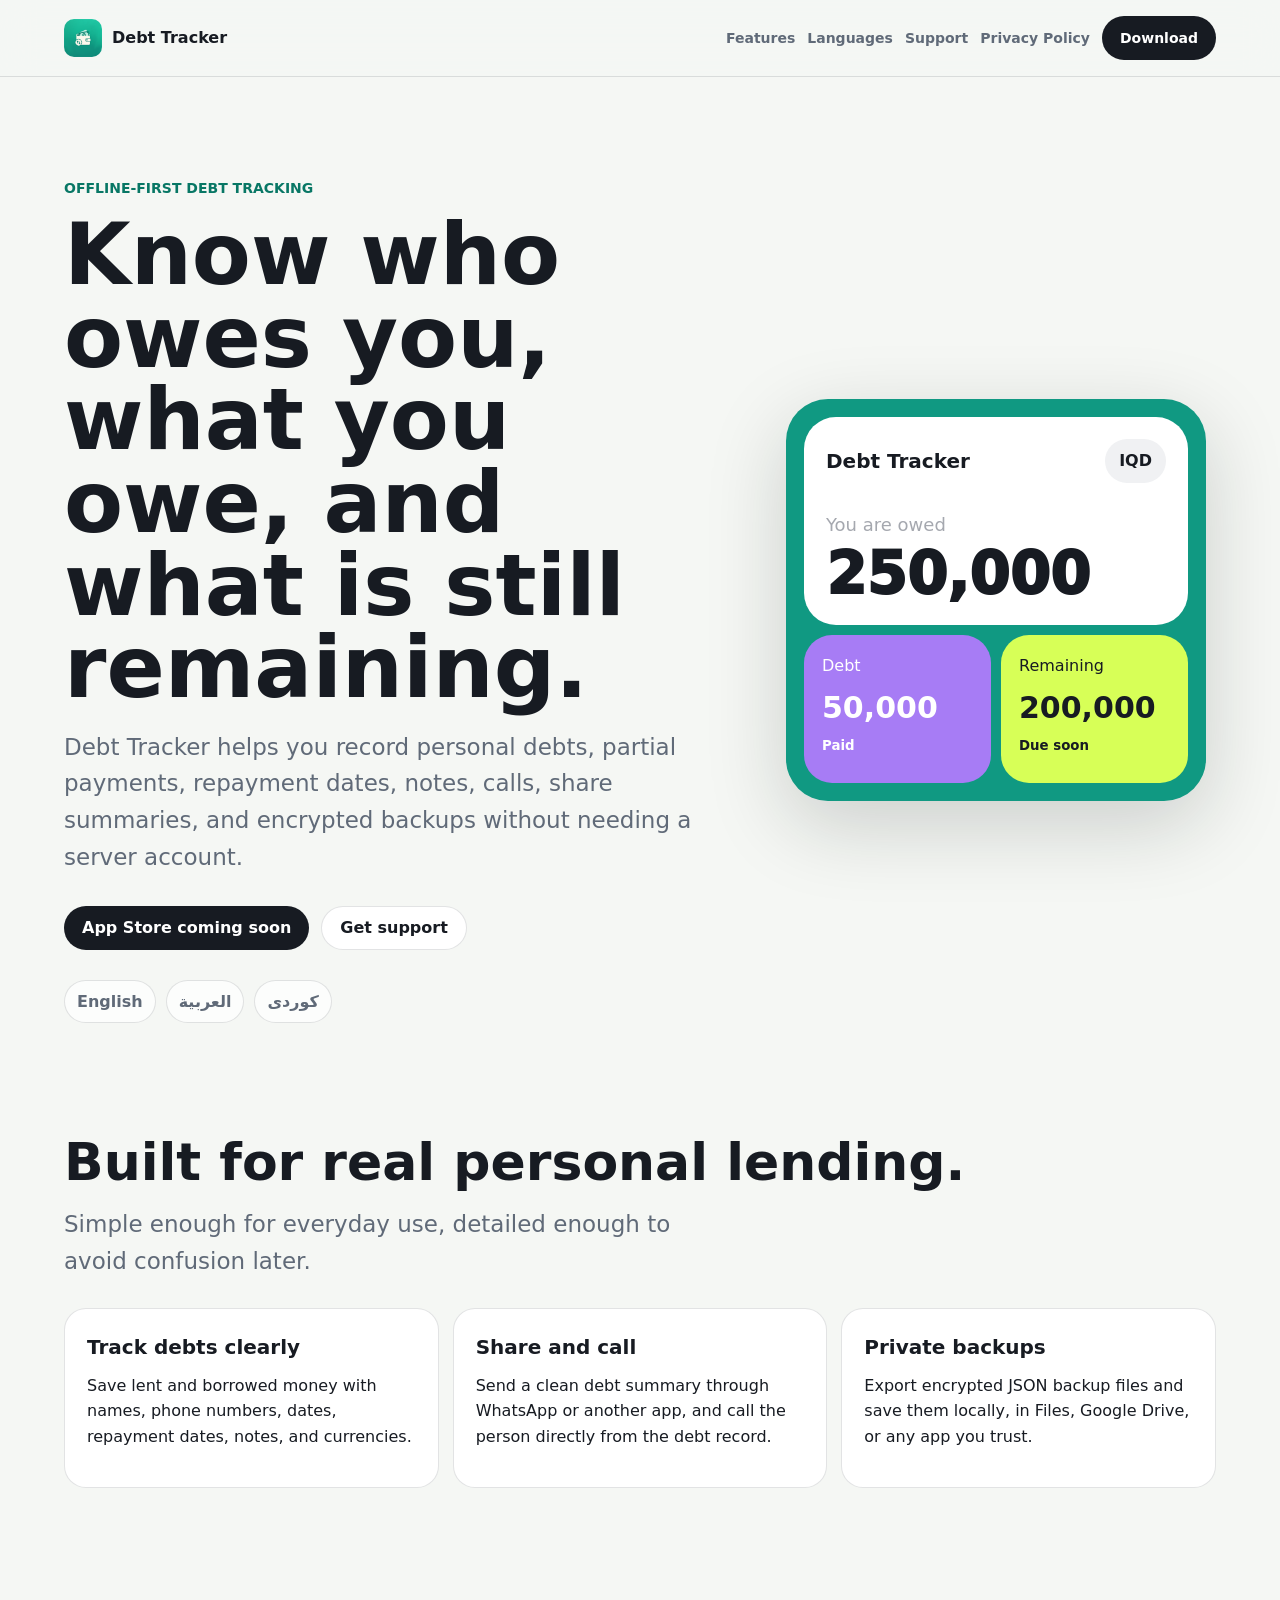
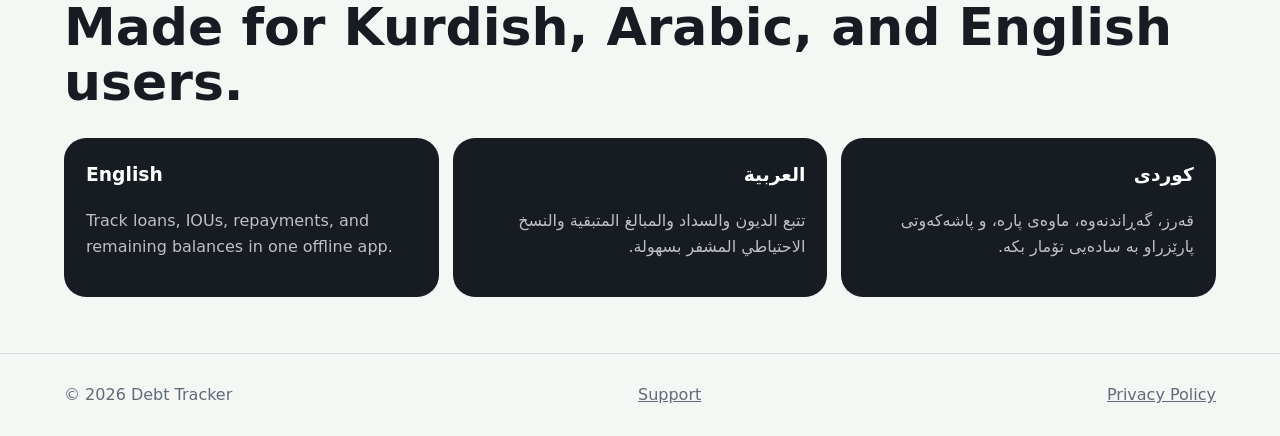
<file: index.html>
<!doctype html>
<html lang="en">
  <head>
    <meta charset="utf-8" />
    <meta name="viewport" content="width=device-width, initial-scale=1" />
    <title>Debt Tracker | Offline debt tracking</title>
    <meta
      name="description"
      content="Debt Tracker is an offline-first app for tracking personal debts, repayments, due dates, and encrypted backups."
    />
    <meta property="og:title" content="Debt Tracker" />
    <meta
      property="og:description"
      content="Track who owes you, what you owe, repayments, and encrypted backups from your phone."
    />
    <meta property="og:url" content="https://auderhama.github.io/Debt-Tracker/" />
    <meta property="og:image" content="https://auderhama.github.io/Debt-Tracker/assets/icon.png" />
    <meta property="og:type" content="website" />
    <link rel="canonical" href="https://auderhama.github.io/Debt-Tracker/" />
    <link rel="icon" href="assets/icon.png" />
    <link rel="stylesheet" href="styles.css" />
  </head>
  <body>
    <div class="page">
      <header class="nav">
        <a class="brand" href="index.html" aria-label="Debt Tracker home">
          <img src="assets/icon.png" alt="" />
          <span>Debt Tracker</span>
        </a>
        <nav class="nav-links" aria-label="Primary navigation">
          <a href="#features">Features</a>
          <a href="#languages">Languages</a>
          <a href="support.html">Support</a>
          <a href="privacy.html">Privacy Policy</a>
          <a class="button" href="#download">Download</a>
        </nav>
      </header>

      <main>
        <section class="hero">
          <div class="hero-copy">
            <p class="eyebrow">Offline-first debt tracking</p>
            <h1>Know who owes you, what you owe, and what is still remaining.</h1>
            <p class="lead">
              Debt Tracker helps you record personal debts, partial payments, repayment dates,
              notes, calls, share summaries, and encrypted backups without needing a server account.
            </p>
            <div class="actions" id="download">
              <a class="button" href="#" aria-label="App Store link coming soon">App Store coming soon</a>
              <a class="button secondary" href="support.html">Get support</a>
            </div>
            <div class="language-strip" aria-label="Supported languages">
              <span>English</span>
              <span>العربية</span>
              <span>کوردی</span>
            </div>
          </div>

          <div class="phone-card" aria-label="Debt Tracker app preview">
            <div class="wallet-panel">
              <div class="wallet-top">
                <div class="wallet-title">Debt Tracker</div>
                <div class="wallet-chip">IQD</div>
              </div>
              <div class="wallet-label">You are owed</div>
              <div class="wallet-amount">250,000</div>
            </div>
            <div class="mini-grid">
              <div class="mini-card violet">
                <span>Debt</span>
                <strong>50,000</strong>
                <small>Paid</small>
              </div>
              <div class="mini-card lime">
                <span>Remaining</span>
                <strong>200,000</strong>
                <small>Due soon</small>
              </div>
            </div>
          </div>
        </section>

        <section class="section" id="features">
          <h2>Built for real personal lending.</h2>
          <p class="lead">
            Simple enough for everyday use, detailed enough to avoid confusion later.
          </p>
          <div class="cards">
            <article class="card">
              <h3>Track debts clearly</h3>
              <p>
                Save lent and borrowed money with names, phone numbers, dates, repayment dates,
                notes, and currencies.
              </p>
            </article>
            <article class="card">
              <h3>Share and call</h3>
              <p>
                Send a clean debt summary through WhatsApp or another app, and call the person
                directly from the debt record.
              </p>
            </article>
            <article class="card">
              <h3>Private backups</h3>
              <p>
                Export encrypted JSON backup files and save them locally, in Files, Google Drive,
                or any app you trust.
              </p>
            </article>
          </div>
        </section>

        <section class="section" id="languages">
          <h2>Made for Kurdish, Arabic, and English users.</h2>
          <div class="localized">
            <article class="locale-card">
              <h3>English</h3>
              <p>Track loans, IOUs, repayments, and remaining balances in one offline app.</p>
            </article>
            <article class="locale-card rtl" lang="ar">
              <h3>العربية</h3>
              <p>تتبع الديون والسداد والمبالغ المتبقية والنسخ الاحتياطي المشفر بسهولة.</p>
            </article>
            <article class="locale-card rtl" lang="ckb">
              <h3>کوردی</h3>
              <p>قەرز، گەڕاندنەوە، ماوەی پارە، و پاشەکەوتی پارێزراو بە سادەیی تۆمار بکە.</p>
            </article>
          </div>
        </section>
      </main>

      <footer class="footer">
        <span>© 2026 Debt Tracker</span>
        <a href="support.html">Support</a>
        <a href="privacy.html">Privacy Policy</a>
      </footer>
    </div>
  </body>
</html>
</file>
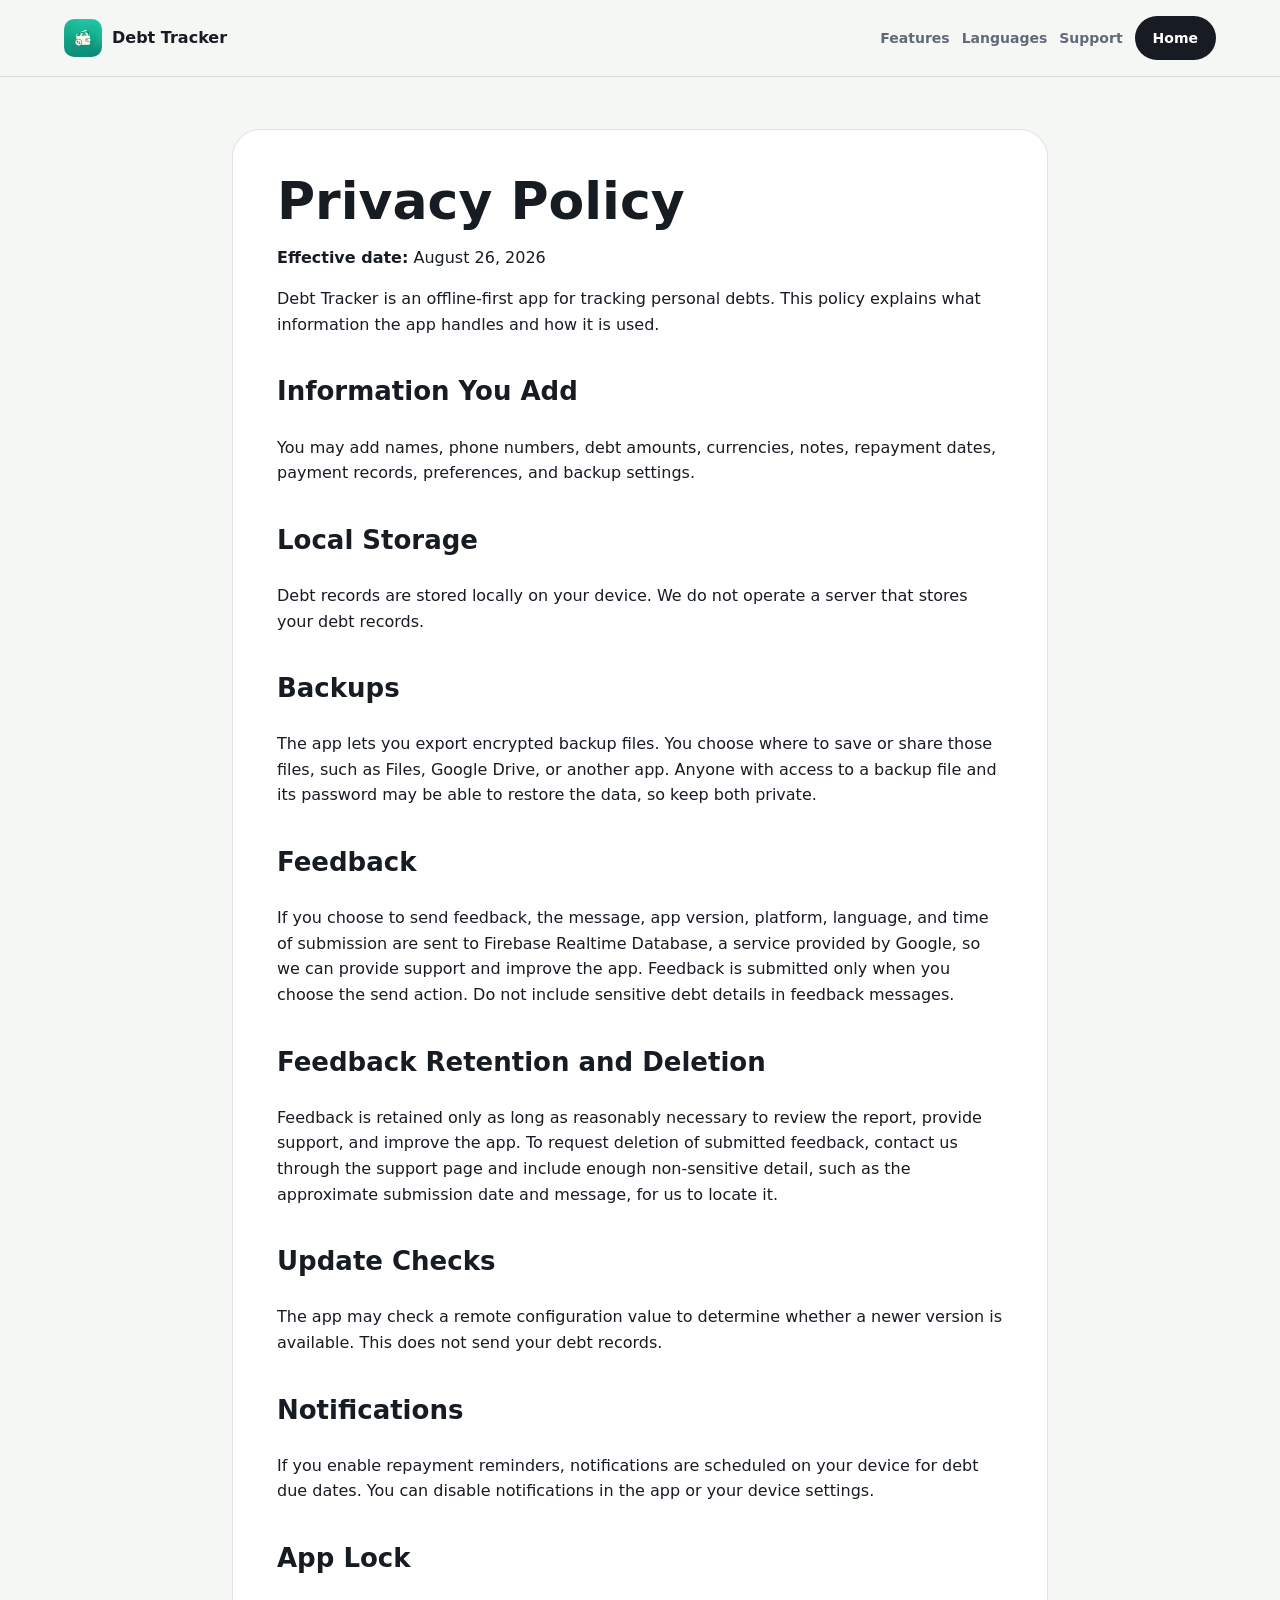
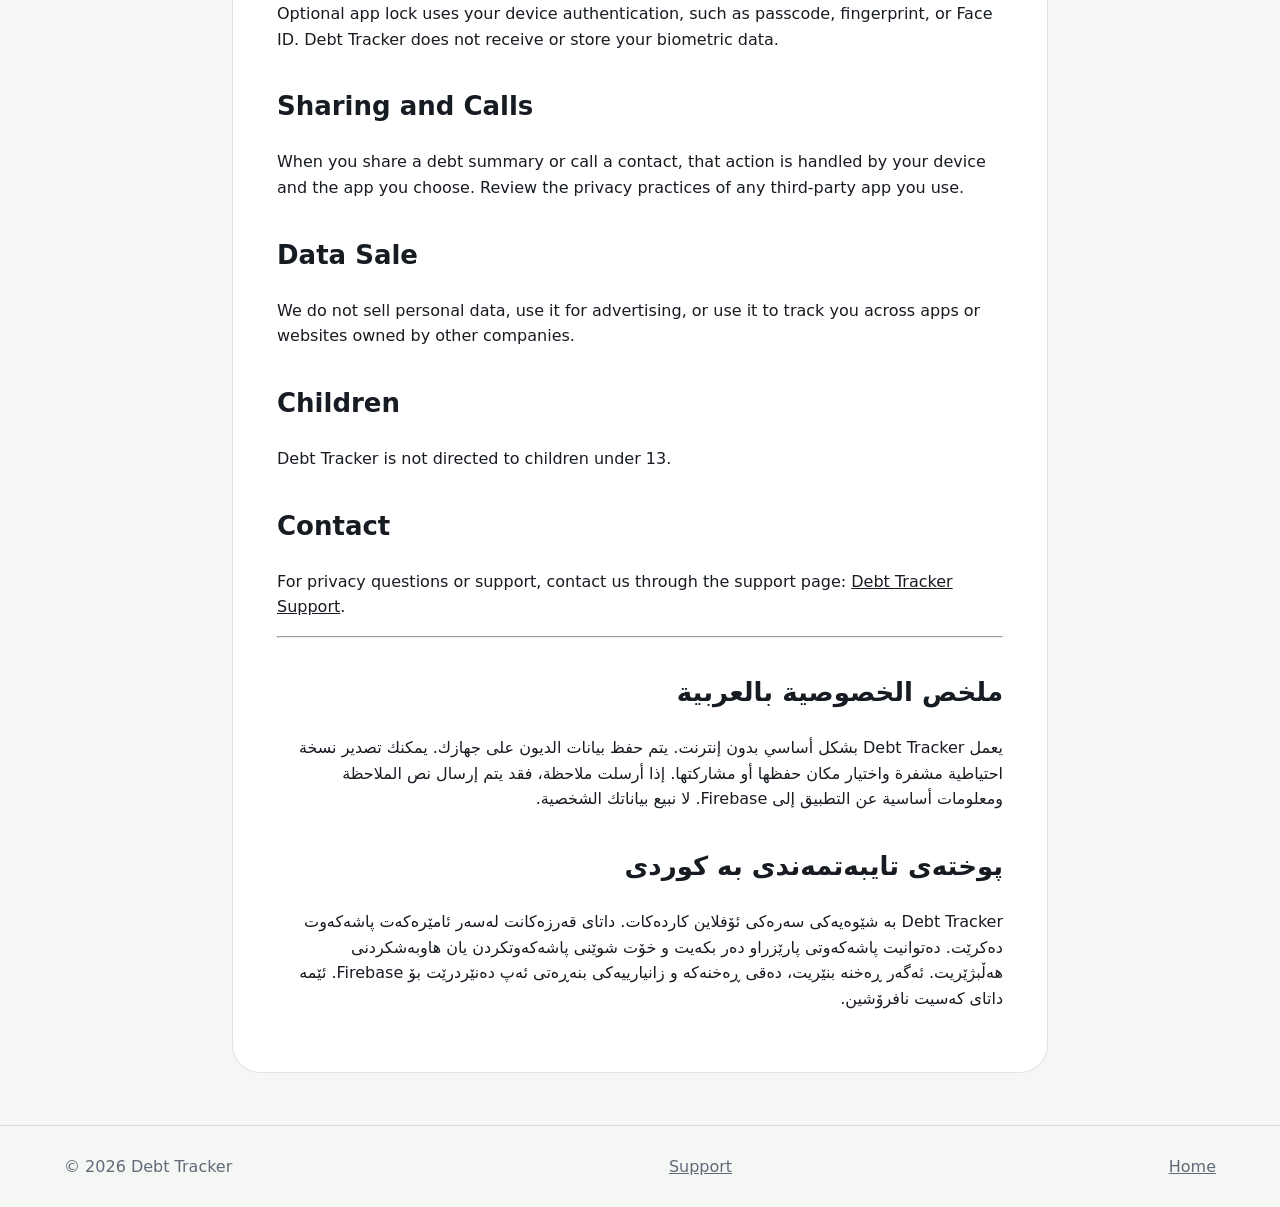
<file: privacy.html>
<!doctype html>
<html lang="en">
  <head>
    <meta charset="utf-8" />
    <meta name="viewport" content="width=device-width, initial-scale=1" />
    <title>Privacy Policy | Debt Tracker</title>
    <meta
      name="description"
      content="Privacy Policy for Debt Tracker, an offline-first personal debt tracking app."
    />
    <meta property="og:title" content="Privacy Policy | Debt Tracker" />
    <meta
      property="og:description"
      content="Privacy Policy for Debt Tracker, an offline-first personal debt tracking app."
    />
    <meta property="og:url" content="https://auderhama.github.io/Debt-Tracker/privacy.html" />
    <meta property="og:image" content="https://auderhama.github.io/Debt-Tracker/assets/icon.png" />
    <meta property="og:type" content="website" />
    <link rel="canonical" href="https://auderhama.github.io/Debt-Tracker/privacy.html" />
    <link rel="icon" href="assets/icon.png" />
    <link rel="stylesheet" href="styles.css" />
  </head>
  <body>
    <div class="page">
      <header class="nav">
        <a class="brand" href="index.html" aria-label="Debt Tracker home">
          <img src="assets/icon.png" alt="" />
          <span>Debt Tracker</span>
        </a>
        <nav class="nav-links" aria-label="Primary navigation">
          <a href="index.html#features">Features</a>
          <a href="index.html#languages">Languages</a>
          <a href="support.html">Support</a>
          <a class="button" href="index.html">Home</a>
        </nav>
      </header>

      <main class="policy">
        <article class="policy-card">
          <h1>Privacy Policy</h1>
          <p><strong>Effective date:</strong> August 26, 2026</p>
          <p>
            Debt Tracker is an offline-first app for tracking personal debts. This policy explains
            what information the app handles and how it is used.
          </p>

          <h2>Information You Add</h2>
          <p>
            You may add names, phone numbers, debt amounts, currencies, notes, repayment dates,
            payment records, preferences, and backup settings.
          </p>

          <h2>Local Storage</h2>
          <p>
            Debt records are stored locally on your device. We do not operate a server that stores
            your debt records.
          </p>

          <h2>Backups</h2>
          <p>
            The app lets you export encrypted backup files. You choose where to save or share those
            files, such as Files, Google Drive, or another app. Anyone with access to a backup file
            and its password may be able to restore the data, so keep both private.
          </p>

          <h2>Feedback</h2>
          <p>
            If you choose to send feedback, the message, app version, platform, language, and time
            of submission are sent to Firebase Realtime Database, a service provided by Google, so
            we can provide support and improve the app. Feedback is submitted only when you choose
            the send action. Do not include sensitive debt details in feedback messages.
          </p>

          <h2>Feedback Retention and Deletion</h2>
          <p>
            Feedback is retained only as long as reasonably necessary to review the report, provide
            support, and improve the app. To request deletion of submitted feedback, contact us
            through the support page and include enough non-sensitive detail, such as the approximate
            submission date and message, for us to locate it.
          </p>

          <h2>Update Checks</h2>
          <p>
            The app may check a remote configuration value to determine whether a newer version is
            available. This does not send your debt records.
          </p>

          <h2>Notifications</h2>
          <p>
            If you enable repayment reminders, notifications are scheduled on your device for debt
            due dates. You can disable notifications in the app or your device settings.
          </p>

          <h2>App Lock</h2>
          <p>
            Optional app lock uses your device authentication, such as passcode, fingerprint, or
            Face ID. Debt Tracker does not receive or store your biometric data.
          </p>

          <h2>Sharing and Calls</h2>
          <p>
            When you share a debt summary or call a contact, that action is handled by your device
            and the app you choose. Review the privacy practices of any third-party app you use.
          </p>

          <h2>Data Sale</h2>
          <p>
            We do not sell personal data, use it for advertising, or use it to track you across apps
            or websites owned by other companies.
          </p>

          <h2>Children</h2>
          <p>Debt Tracker is not directed to children under 13.</p>

          <h2>Contact</h2>
          <p>
            For privacy questions or support, contact us through the support page:
            <a href="support.html">Debt Tracker Support</a>.
          </p>

          <hr />

          <section class="rtl" lang="ar">
            <h2>ملخص الخصوصية بالعربية</h2>
            <p>
              يعمل Debt Tracker بشكل أساسي بدون إنترنت. يتم حفظ بيانات الديون على جهازك. يمكنك
              تصدير نسخة احتياطية مشفرة واختيار مكان حفظها أو مشاركتها. إذا أرسلت ملاحظة، فقد يتم
              إرسال نص الملاحظة ومعلومات أساسية عن التطبيق إلى Firebase. لا نبيع بياناتك الشخصية.
            </p>
          </section>

          <section class="rtl" lang="ckb">
            <h2>پوختەی تایبەتمەندی بە کوردی</h2>
            <p>
              Debt Tracker بە شێوەیەکی سەرەکی ئۆفلاین کاردەکات. داتای قەرزەکانت لەسەر ئامێرەکەت
              پاشەکەوت دەکرێت. دەتوانیت پاشەکەوتی پارێزراو دەر بکەیت و خۆت شوێنی پاشەکەوتکردن یان
              هاوبەشکردنی هەڵبژێریت. ئەگەر ڕەخنە بنێریت، دەقی ڕەخنەکە و زانیارییەکی بنەڕەتی ئەپ
              دەنێردرێت بۆ Firebase. ئێمە داتای کەسیت نافرۆشین.
            </p>
          </section>
        </article>
      </main>

      <footer class="footer">
        <span>© 2026 Debt Tracker</span>
        <a href="support.html">Support</a>
        <a href="index.html">Home</a>
      </footer>
    </div>
  </body>
</html>
</file>
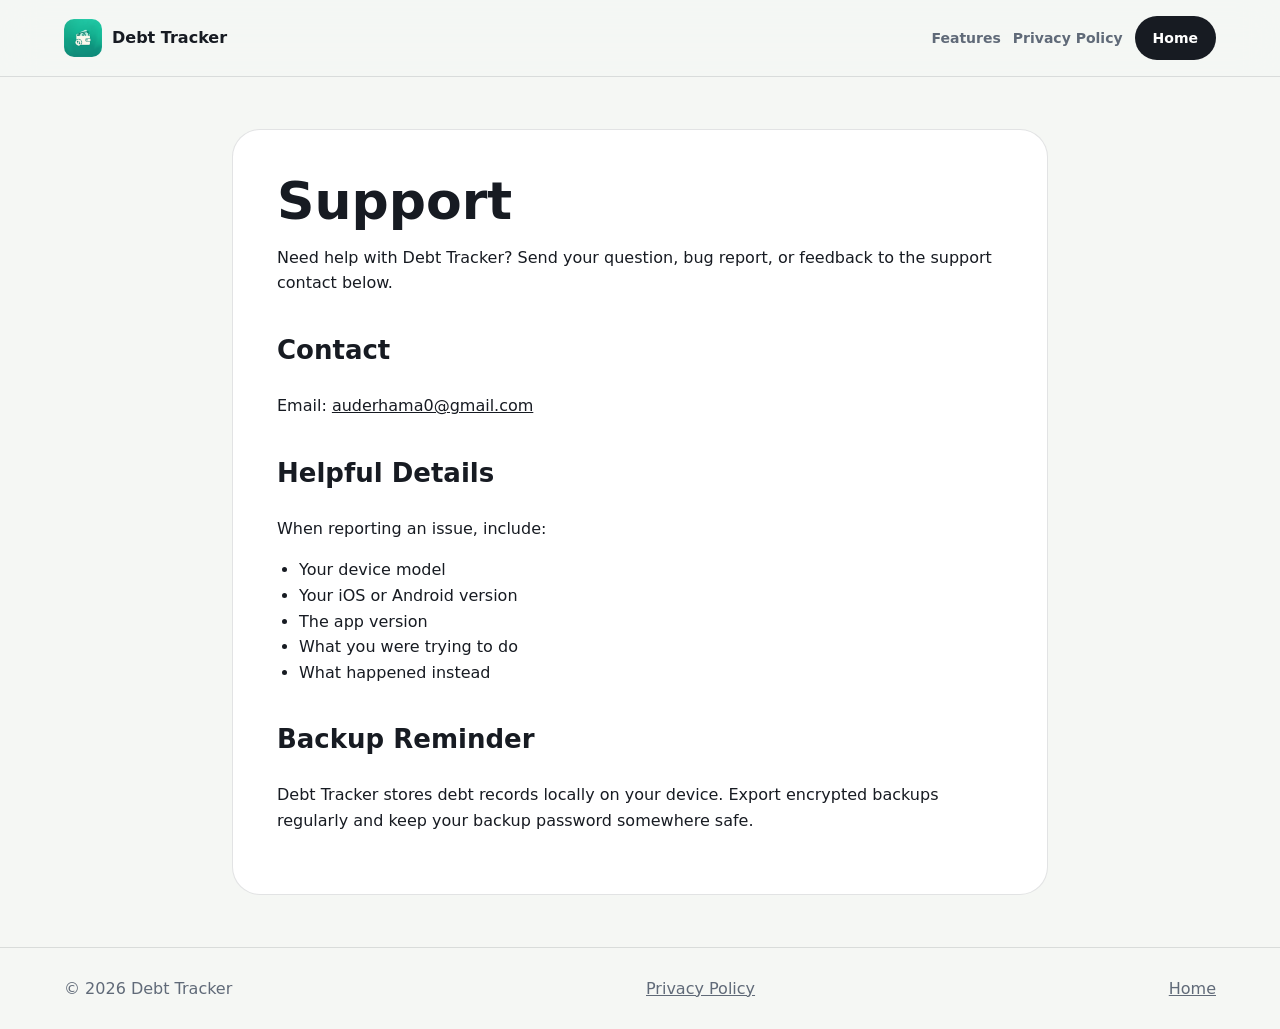
<file: support.html>
<!doctype html>
<html lang="en">
  <head>
    <meta charset="utf-8" />
    <meta name="viewport" content="width=device-width, initial-scale=1" />
    <title>Support | Debt Tracker</title>
    <meta
      name="description"
      content="Support page for Debt Tracker, an offline-first personal debt tracking app."
    />
    <meta property="og:title" content="Support | Debt Tracker" />
    <meta
      property="og:description"
      content="Support page for Debt Tracker, an offline-first personal debt tracking app."
    />
    <meta property="og:url" content="https://auderhama.github.io/Debt-Tracker/support.html" />
    <meta property="og:image" content="https://auderhama.github.io/Debt-Tracker/assets/icon.png" />
    <meta property="og:type" content="website" />
    <link rel="canonical" href="https://auderhama.github.io/Debt-Tracker/support.html" />
    <link rel="icon" href="assets/icon.png" />
    <link rel="stylesheet" href="styles.css" />
  </head>
  <body>
    <div class="page">
      <header class="nav">
        <a class="brand" href="index.html" aria-label="Debt Tracker home">
          <img src="assets/icon.png" alt="" />
          <span>Debt Tracker</span>
        </a>
        <nav class="nav-links" aria-label="Primary navigation">
          <a href="index.html#features">Features</a>
          <a href="privacy.html">Privacy Policy</a>
          <a class="button" href="index.html">Home</a>
        </nav>
      </header>

      <main class="policy">
        <article class="policy-card">
          <h1>Support</h1>
          <p>
            Need help with Debt Tracker? Send your question, bug report, or feedback to the support
            contact below.
          </p>

          <h2>Contact</h2>
          <p>
            Email:
            <a href="mailto:auderhama0@gmail.com">auderhama0@gmail.com</a>
          </p>

          <h2>Helpful Details</h2>
          <p>When reporting an issue, include:</p>
          <ul>
            <li>Your device model</li>
            <li>Your iOS or Android version</li>
            <li>The app version</li>
            <li>What you were trying to do</li>
            <li>What happened instead</li>
          </ul>

          <h2>Backup Reminder</h2>
          <p>
            Debt Tracker stores debt records locally on your device. Export encrypted backups
            regularly and keep your backup password somewhere safe.
          </p>
        </article>
      </main>

      <footer class="footer">
        <span>© 2026 Debt Tracker</span>
        <a href="privacy.html">Privacy Policy</a>
        <a href="index.html">Home</a>
      </footer>
    </div>
  </body>
</html>
</file>
<file: styles.css>
:root {
  color-scheme: light;
  --ink: #171b22;
  --muted: #606a78;
  --line: rgba(23, 27, 34, 0.12);
  --paper: #ffffff;
  --soft: #f5f7f4;
  --brand: #109982;
  --brand-dark: #087765;
  --lime: #d7ff57;
  --violet: #a77cf5;
  --shadow: 0 24px 80px rgba(14, 28, 24, 0.18);
}

* {
  box-sizing: border-box;
}

html {
  scroll-behavior: smooth;
}

body {
  margin: 0;
  background: var(--soft);
  color: var(--ink);
  font-family:
    Inter, ui-sans-serif, system-ui, -apple-system, BlinkMacSystemFont, "Segoe UI", sans-serif;
  line-height: 1.6;
}

a {
  color: inherit;
}

.page {
  min-height: 100vh;
}

.nav {
  position: sticky;
  top: 0;
  z-index: 20;
  display: flex;
  align-items: center;
  justify-content: space-between;
  gap: 18px;
  padding: 16px clamp(18px, 5vw, 72px);
  background: rgba(245, 247, 244, 0.82);
  border-bottom: 1px solid var(--line);
  backdrop-filter: blur(18px);
}

.brand {
  display: inline-flex;
  align-items: center;
  gap: 10px;
  font-weight: 800;
  text-decoration: none;
}

.brand img {
  width: 38px;
  height: 38px;
  border-radius: 10px;
}

.nav-links {
  display: flex;
  flex-wrap: wrap;
  align-items: center;
  justify-content: flex-end;
  gap: 12px;
}

.nav-links a {
  color: var(--muted);
  font-size: 14px;
  font-weight: 700;
  text-decoration: none;
}

.nav-links .button {
  color: #fff;
}

.button {
  display: inline-flex;
  align-items: center;
  justify-content: center;
  min-height: 44px;
  padding: 0 18px;
  border-radius: 999px;
  background: var(--ink);
  color: #fff;
  font-weight: 800;
  text-decoration: none;
}

.hero {
  display: grid;
  grid-template-columns: minmax(0, 1fr) minmax(280px, 440px);
  align-items: center;
  gap: clamp(28px, 6vw, 74px);
  padding: clamp(48px, 8vw, 100px) clamp(18px, 5vw, 72px) 56px;
}

.hero-copy {
  max-width: 720px;
}

.eyebrow {
  margin: 0 0 14px;
  color: var(--brand-dark);
  font-size: 14px;
  font-weight: 900;
  letter-spacing: 0;
  text-transform: uppercase;
}

h1,
h2,
h3,
p {
  margin-top: 0;
}

h1 {
  max-width: 760px;
  margin-bottom: 20px;
  font-size: clamp(44px, 8vw, 86px);
  line-height: 0.96;
  letter-spacing: 0;
}

.lead {
  max-width: 640px;
  color: var(--muted);
  font-size: clamp(18px, 2.4vw, 23px);
}

.actions {
  display: flex;
  flex-wrap: wrap;
  gap: 12px;
  margin-top: 30px;
}

.secondary {
  background: #fff;
  color: var(--ink);
  border: 1px solid var(--line);
}

.language-strip {
  display: flex;
  flex-wrap: wrap;
  gap: 10px;
  margin-top: 30px;
  color: var(--muted);
  font-weight: 800;
}

.language-strip span {
  padding: 8px 12px;
  border: 1px solid var(--line);
  border-radius: 999px;
  background: rgba(255, 255, 255, 0.68);
}

.phone-card {
  width: min(100%, 420px);
  justify-self: center;
  padding: 18px;
  border-radius: 42px;
  background: var(--brand);
  box-shadow: var(--shadow);
}

.wallet-panel {
  padding: 22px;
  border-radius: 32px;
  background: #fff;
}

.wallet-top {
  display: flex;
  align-items: center;
  justify-content: space-between;
  gap: 16px;
  margin-bottom: 28px;
}

.wallet-title {
  font-size: 20px;
  font-weight: 900;
}

.wallet-chip {
  padding: 9px 14px;
  border-radius: 999px;
  background: #f0f1f3;
  font-weight: 800;
}

.wallet-label {
  color: #a5a8af;
  font-size: 18px;
}

.wallet-amount {
  margin-top: 6px;
  font-size: clamp(40px, 8vw, 58px);
  font-weight: 950;
  line-height: 1;
}

.mini-grid {
  display: grid;
  grid-template-columns: 1fr 1fr;
  gap: 10px;
  margin-top: 10px;
}

.mini-card {
  min-height: 148px;
  padding: 18px;
  border-radius: 28px;
  overflow: hidden;
  position: relative;
}

.mini-card strong {
  display: block;
  margin-top: 14px;
  font-size: 30px;
  line-height: 1;
}

.mini-card small {
  display: block;
  margin-top: 12px;
  font-weight: 900;
}

.violet {
  background: var(--violet);
  color: #fff;
}

.lime {
  background: var(--lime);
  color: var(--ink);
}

.section {
  padding: 56px clamp(18px, 5vw, 72px);
}

.section h2,
.policy h1 {
  margin-bottom: 16px;
  font-size: clamp(32px, 5vw, 52px);
  line-height: 1.05;
}

.cards {
  display: grid;
  grid-template-columns: repeat(3, minmax(0, 1fr));
  gap: 14px;
  margin-top: 28px;
}

.card {
  min-height: 180px;
  padding: 22px;
  border: 1px solid var(--line);
  border-radius: 22px;
  background: var(--paper);
}

.card h3 {
  margin-bottom: 10px;
  font-size: 20px;
}

.localized {
  display: grid;
  grid-template-columns: repeat(3, minmax(0, 1fr));
  gap: 14px;
  margin-top: 28px;
}

.locale-card {
  padding: 22px;
  border-radius: 22px;
  background: var(--ink);
  color: #fff;
}

.locale-card p {
  color: rgba(255, 255, 255, 0.72);
}

.rtl {
  direction: rtl;
  text-align: right;
}

.policy {
  max-width: 920px;
  margin: 0 auto;
  padding: 52px clamp(18px, 5vw, 52px);
}

.policy-card {
  padding: clamp(22px, 5vw, 44px);
  border: 1px solid var(--line);
  border-radius: 28px;
  background: #fff;
}

.policy h2 {
  margin-top: 34px;
  font-size: 26px;
}

.policy ul {
  padding-left: 22px;
}

.footer {
  display: flex;
  flex-wrap: wrap;
  justify-content: space-between;
  gap: 14px;
  padding: 28px clamp(18px, 5vw, 72px);
  color: var(--muted);
  border-top: 1px solid var(--line);
}

@media (max-width: 820px) {
  .hero,
  .cards,
  .localized {
    grid-template-columns: 1fr;
  }

  .hero {
    padding-top: 34px;
  }

  .phone-card {
    justify-self: stretch;
  }
}

@media (max-width: 460px) {
  .nav {
    align-items: flex-start;
    flex-direction: column;
  }

  .nav-links {
    justify-content: flex-start;
  }

  .mini-grid {
    grid-template-columns: 1fr;
  }
}
</file>
